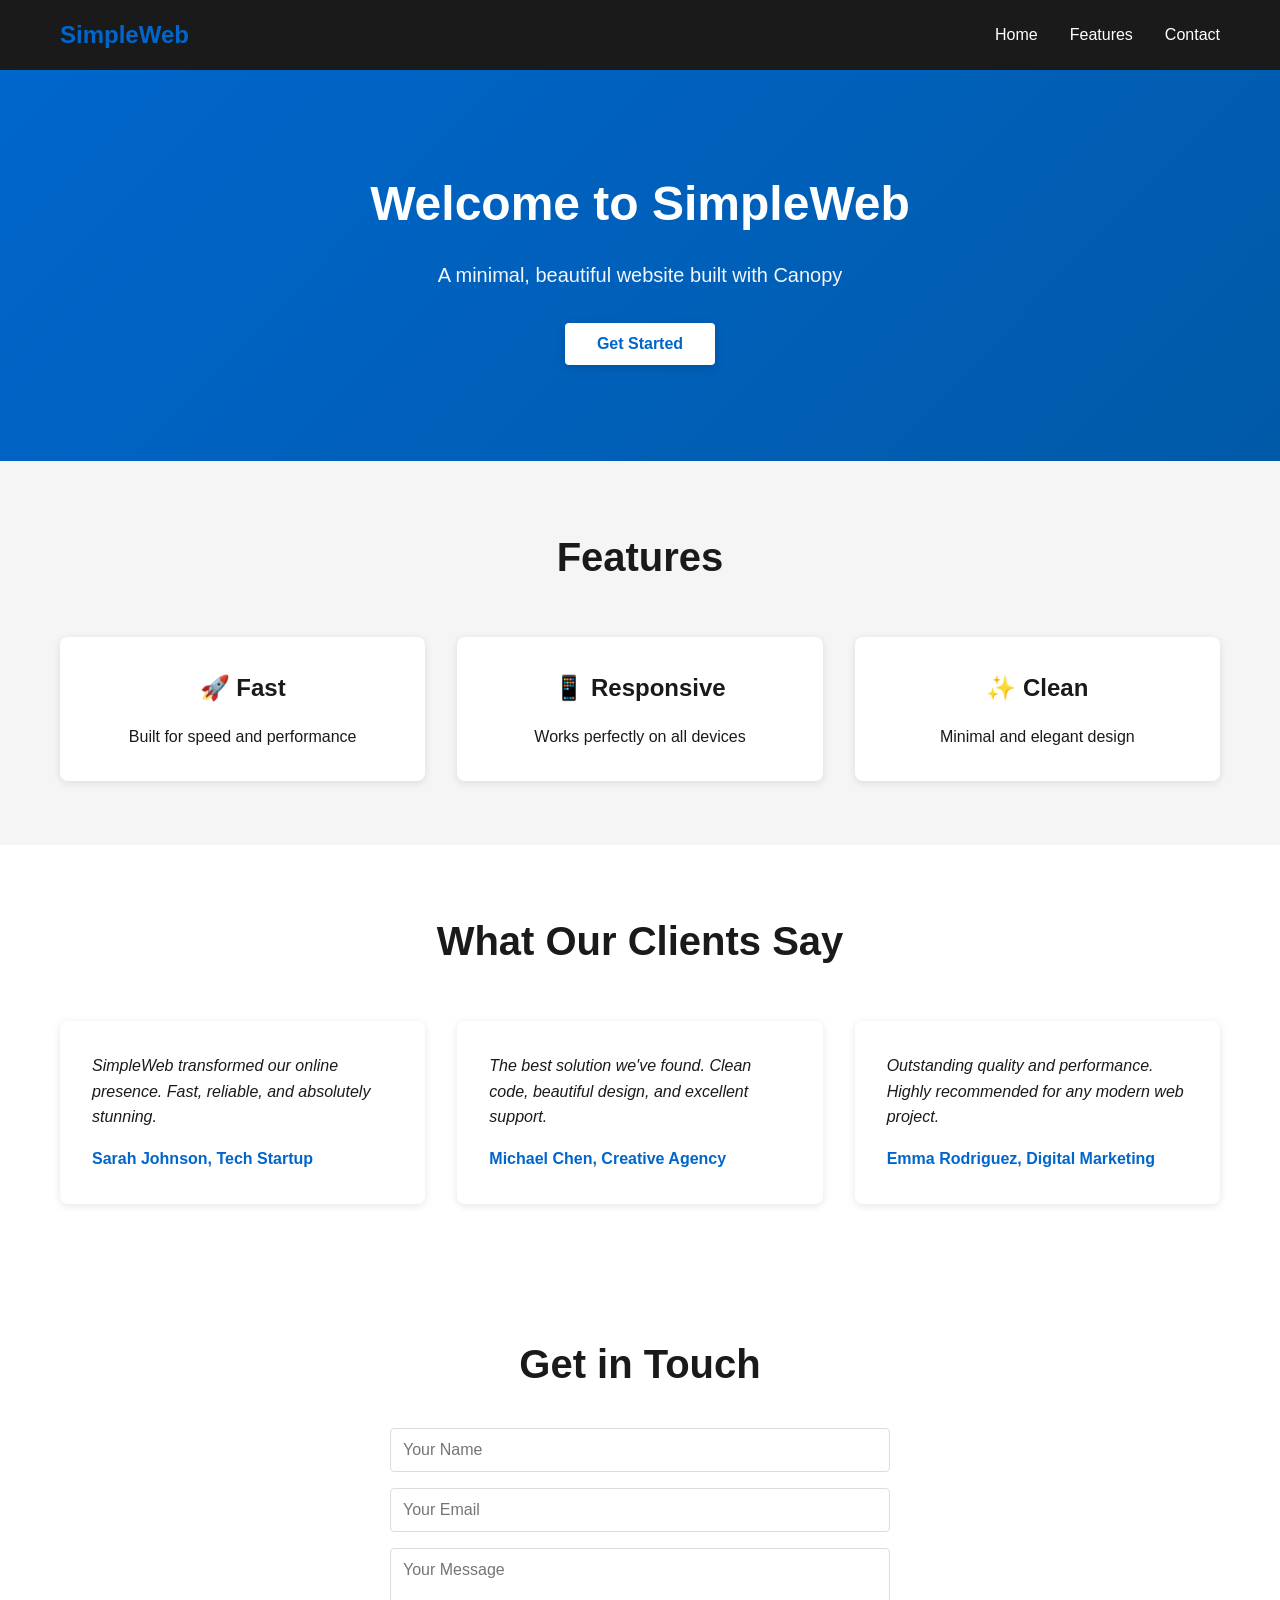
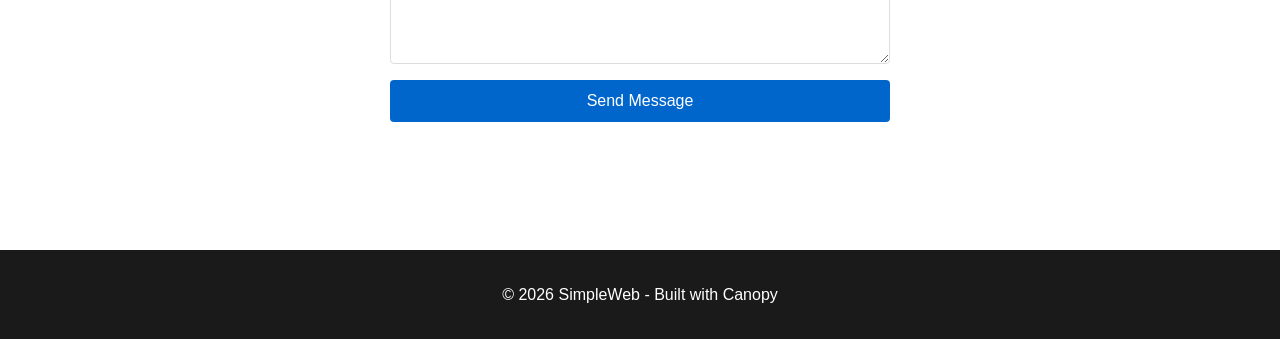
<file: index.html>
<!DOCTYPE html>
<html lang="en">
<head>
    <meta charset="UTF-8">
    <meta name="viewport" content="width=device-width, initial-scale=1.0">
    <title>Simple Website - Canopy Test</title>
    <link rel="stylesheet" href="styles.css">
</head>
<body>
    <nav class="navbar">
        <div class="container">
            <div class="logo">SimpleWeb</div>
            <ul class="nav-links">
                <li><a href="#home">Home</a></li>
                <li><a href="#features">Features</a></li>
                <li><a href="#contact">Contact</a></li>
            </ul>
        </div>
    </nav>

    <section id="home" class="hero">
        <div class="container">
            <h1>Welcome to SimpleWeb</h1>
            <p>A minimal, beautiful website built with Canopy</p>
            <button class="cta-btn">Get Started</button>
        </div>
    </section>

    <section id="features" class="features">
        <div class="container">
            <h2>Features</h2>
            <div class="feature-grid">
                <div class="feature-card">
                    <h3>🚀 Fast</h3>
                    <p>Built for speed and performance</p>
                </div>
                <div class="feature-card">
                    <h3>📱 Responsive</h3>
                    <p>Works perfectly on all devices</p>
                </div>
                <div class="feature-card">
                    <h3>✨ Clean</h3>
                    <p>Minimal and elegant design</p>
                </div>
            </div>
        </div>
    </section>

    <section id="testimonials" class="testimonials">
        <div class="container">
            <h2>What Our Clients Say</h2>
            <div class="testimonial-grid">
                <div class="testimonial-card">
                    <blockquote>SimpleWeb transformed our online presence. Fast, reliable, and absolutely stunning.</blockquote>
                    <cite>Sarah Johnson, Tech Startup</cite>
                </div>
                <div class="testimonial-card">
                    <blockquote>The best solution we've found. Clean code, beautiful design, and excellent support.</blockquote>
                    <cite>Michael Chen, Creative Agency</cite>
                </div>
                <div class="testimonial-card">
                    <blockquote>Outstanding quality and performance. Highly recommended for any modern web project.</blockquote>
                    <cite>Emma Rodriguez, Digital Marketing</cite>
                </div>
            </div>
        </div>
    </section>

    <section id="contact" class="contact">
        <div class="container">
            <h2>Get in Touch</h2>
            <form class="contact-form">
                <input type="text" placeholder="Your Name" required>
                <input type="email" placeholder="Your Email" required>
                <textarea placeholder="Your Message" rows="5" required></textarea>
                <button type="submit" class="cta-btn">Send Message</button>
            </form>
        </div>
    </section>

    <footer>
        <p>&copy; 2026 SimpleWeb - Built with Canopy</p>
    </footer>

    <script src="script.js"></script>
</body>
</html>
</file>
<file: styles.css>
* {
    margin: 0;
    padding: 0;
    box-sizing: border-box;
}

:root {
    --primary: #0066cc;
    --secondary: #f5f5f5;
    --dark: #1a1a1a;
    --light: #ffffff;
}

body {
    font-family: -apple-system, BlinkMacSystemFont, 'Segoe UI', Roboto, sans-serif;
    line-height: 1.6;
    color: var(--dark);
    background: var(--light);
}

.container {
    max-width: 1200px;
    margin: 0 auto;
    padding: 0 20px;
}

/* Navigation */
.navbar {
    background: var(--dark);
    color: var(--light);
    padding: 1rem 0;
    position: sticky;
    top: 0;
    z-index: 100;
}

.navbar .container {
    display: flex;
    justify-content: space-between;
    align-items: center;
}

.logo {
    font-size: 1.5rem;
    font-weight: bold;
    color: var(--primary);
}

.nav-links {
    display: flex;
    list-style: none;
    gap: 2rem;
}

.nav-links a {
    color: var(--light);
    text-decoration: none;
    transition: color 0.3s;
}

.nav-links a:hover {
    color: var(--primary);
}

/* Hero Section */
.hero {
    background: linear-gradient(135deg, var(--primary), #005aa8);
    color: var(--light);
    padding: 6rem 0;
    text-align: center;
}

.hero h1 {
    font-size: 3rem;
    margin-bottom: 1rem;
}

.hero p {
    font-size: 1.25rem;
    margin-bottom: 2rem;
    opacity: 0.95;
}

/* Call-to-Action Button */
.cta-btn {
    background: var(--primary);
    color: var(--light);
    border: none;
    padding: 0.75rem 2rem;
    font-size: 1rem;
    border-radius: 4px;
    cursor: pointer;
    transition: background 0.3s, transform 0.2s;
}

/* Inside the blue hero the default blue button disappears: make it white with blue text. */
.hero .cta-btn {
    background: var(--light);
    color: var(--primary);
    font-weight: 600;
    box-shadow: 0 2px 8px rgba(0, 0, 0, 0.15);
}

.hero .cta-btn:hover {
    background: #e8f1fb;
    color: #0052a3;
}

.cta-btn:hover {
    background: #0052a3;
    transform: translateY(-2px);
}

/* Features Section */
.features {
    padding: 4rem 0;
    background: var(--secondary);
}

.features h2 {
    text-align: center;
    font-size: 2.5rem;
    margin-bottom: 3rem;
}

.feature-grid {
    display: grid;
    grid-template-columns: repeat(auto-fit, minmax(250px, 1fr));
    gap: 2rem;
}

.feature-card {
    background: var(--light);
    padding: 2rem;
    border-radius: 8px;
    text-align: center;
    box-shadow: 0 2px 8px rgba(0, 0, 0, 0.1);
    transition: transform 0.3s;
}

.feature-card:hover {
    transform: translateY(-5px);
}

.feature-card h3 {
    font-size: 1.5rem;
    margin-bottom: 1rem;
}

/* Testimonials Section */
.testimonials {
    padding: 4rem 0;
    background: var(--light);
}

.testimonials h2 {
    text-align: center;
    font-size: 2.5rem;
    margin-bottom: 3rem;
}

.testimonial-grid {
    display: grid;
    grid-template-columns: repeat(auto-fit, minmax(250px, 1fr));
    gap: 2rem;
}

.testimonial-card {
    background: var(--light);
    padding: 2rem;
    border-radius: 8px;
    box-shadow: 0 2px 8px rgba(0, 0, 0, 0.1);
    transition: transform 0.3s;
}

.testimonial-card:hover {
    transform: translateY(-5px);
}

.testimonial-card blockquote {
    font-style: italic;
    margin-bottom: 1rem;
    color: var(--dark);
}

.testimonial-card cite {
    display: block;
    font-style: normal;
    font-weight: bold;
    color: var(--primary);
}

/* Contact Section */
.contact {
    padding: 4rem 0;
}

.contact h2 {
    text-align: center;
    font-size: 2.5rem;
    margin-bottom: 2rem;
}

.contact-form {
    max-width: 500px;
    margin: 0 auto;
    display: flex;
    flex-direction: column;
    gap: 1rem;
}

.contact-form input,
.contact-form textarea {
    padding: 0.75rem;
    border: 1px solid #ddd;
    border-radius: 4px;
    font-family: inherit;
    font-size: 1rem;
}

.contact-form input:focus,
.contact-form textarea:focus {
    outline: none;
    border-color: var(--primary);
    box-shadow: 0 0 0 3px rgba(0, 102, 204, 0.1);
}

/* Footer */
footer {
    background: var(--dark);
    color: var(--light);
    text-align: center;
    padding: 2rem 0;
    margin-top: 4rem;
}

/* Responsive */
@media (max-width: 768px) {
    .hero h1 {
        font-size: 2rem;
    }

    .hero p {
        font-size: 1rem;
    }

    .nav-links {
        gap: 1rem;
    }

    .features h2,
    .testimonials h2,
    .contact h2 {
        font-size: 1.75rem;
    }

    .feature-grid,
    .testimonial-grid {
        grid-template-columns: 1fr;
    }
}
</file>
